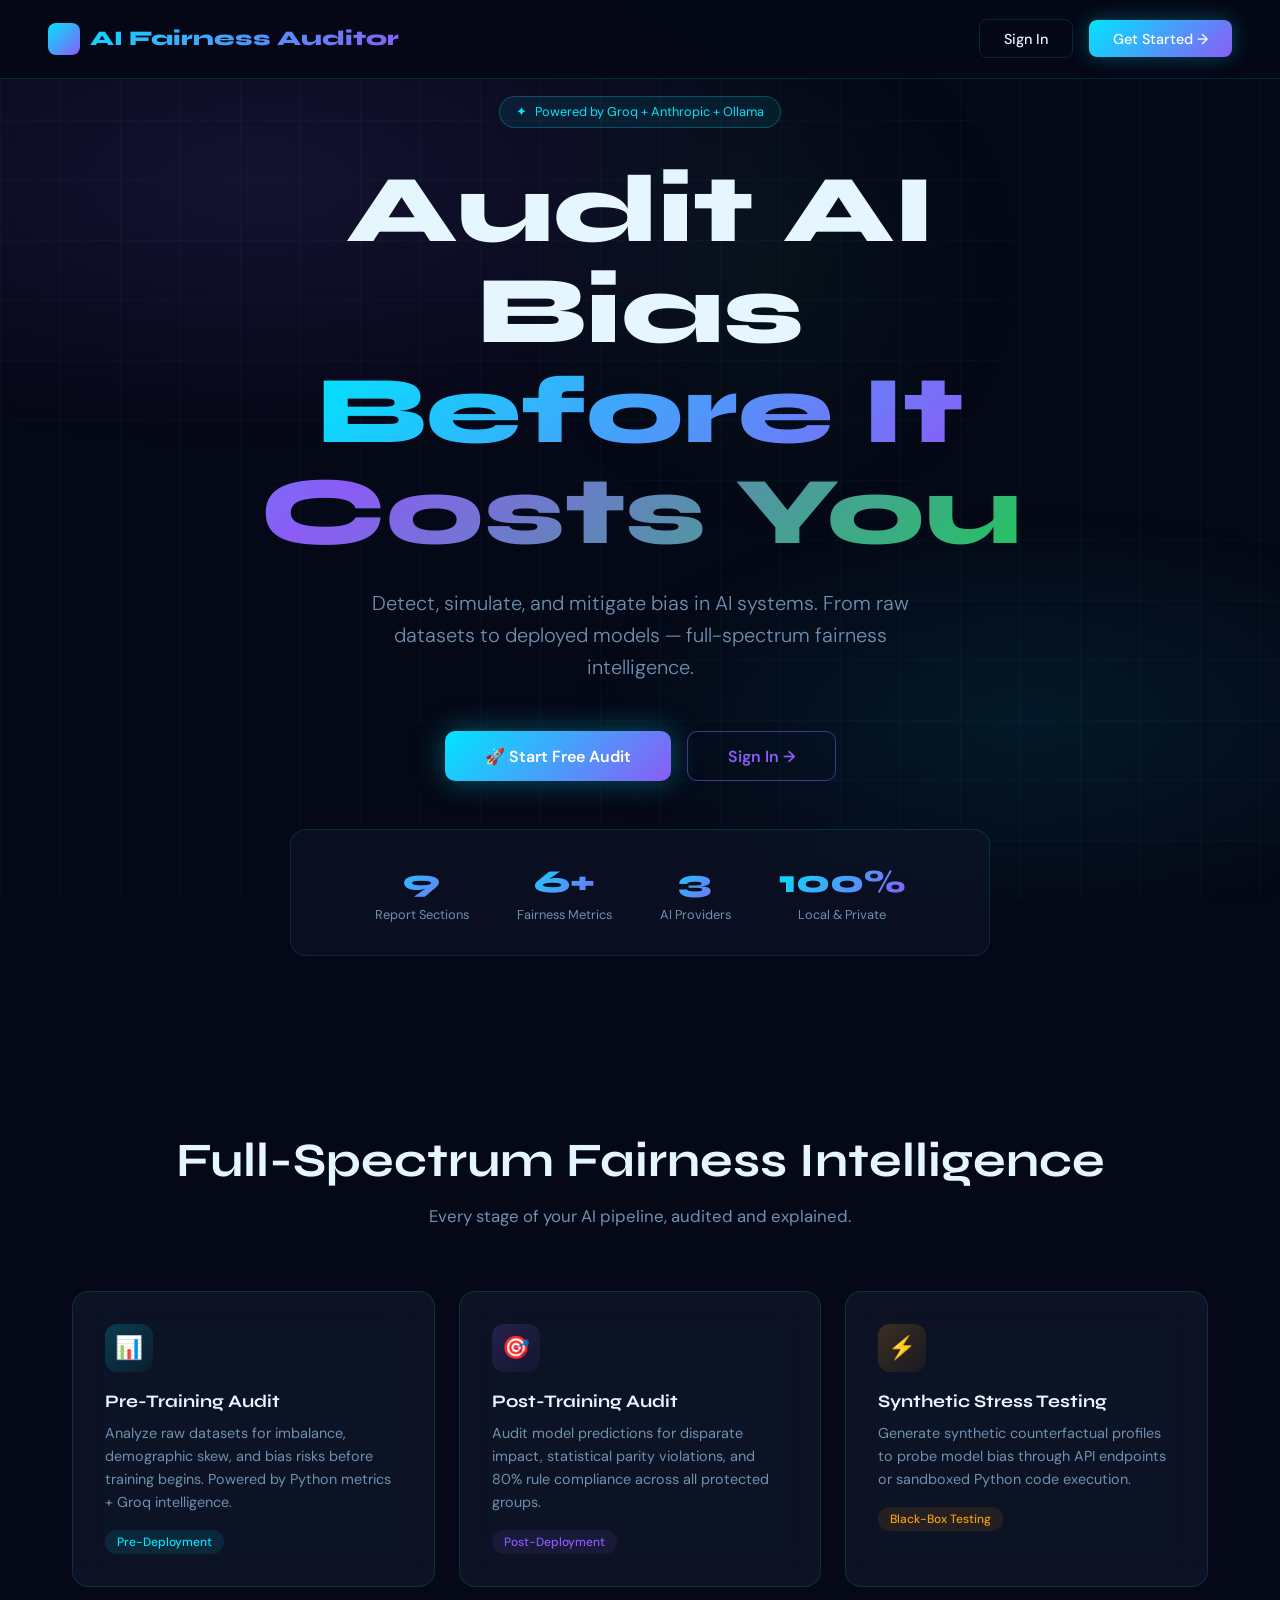
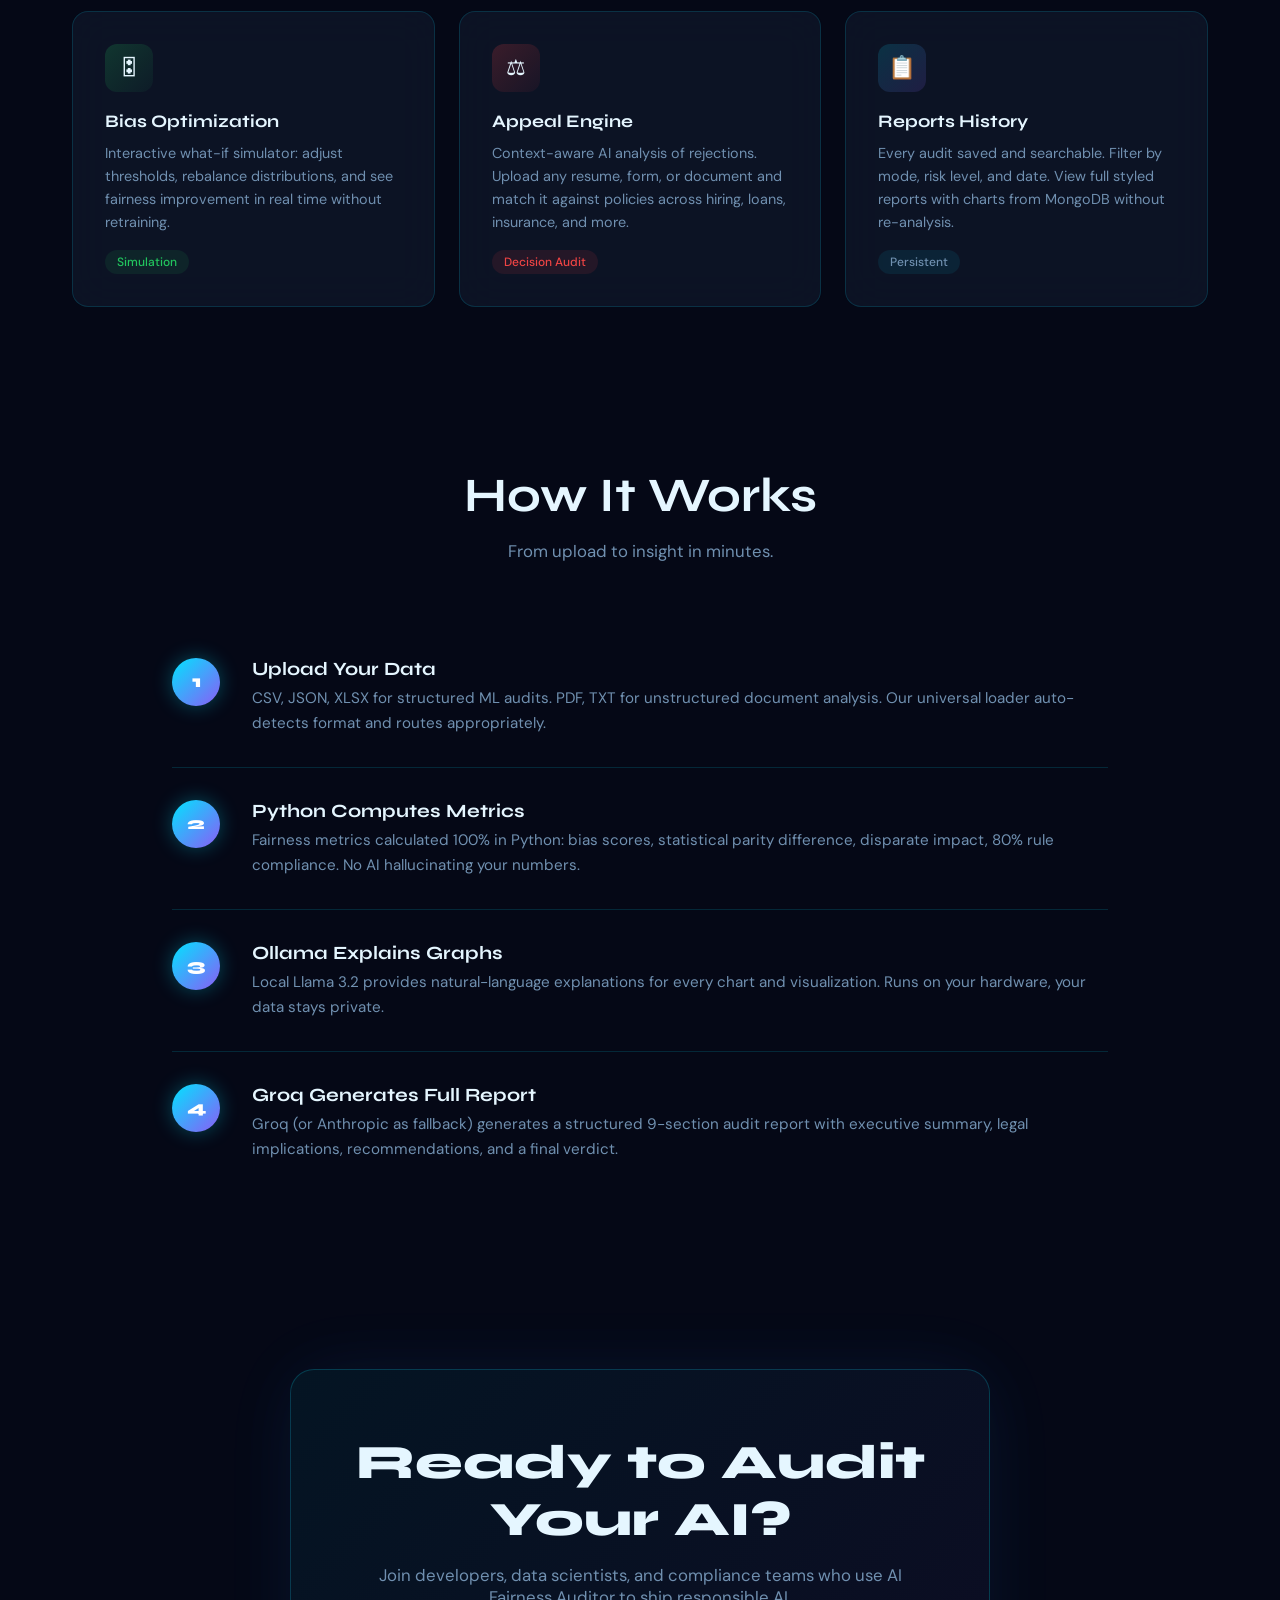
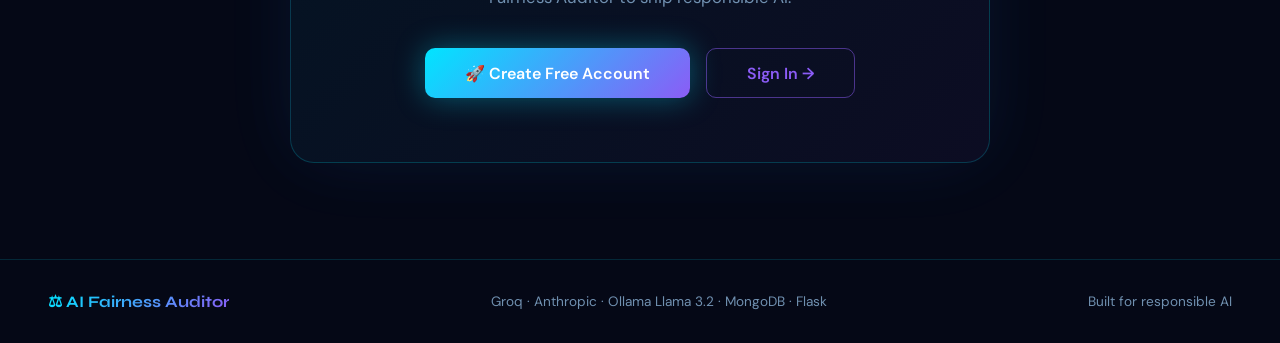
<file: templates/index.html>
<!DOCTYPE html>
<html lang="en">
<head>
<meta charset="UTF-8">
<meta name="viewport" content="width=device-width, initial-scale=1.0">
<title>AI Fairness Auditor — Detect & Mitigate AI Bias</title>
<link rel="preconnect" href="https://fonts.googleapis.com">
<link href="https://fonts.googleapis.com/css2?family=Syne:wght@400;600;700;800&family=DM+Sans:wght@300;400;500&display=swap" rel="stylesheet">
<style>
*{margin:0;padding:0;box-sizing:border-box}
:root{
  --bg:#050816;--bg2:#070b14;--card:rgba(15,23,42,0.75);
  --cyan:#00e5ff;--purple:#8b5cf6;--green:#22c55e;
  --amber:#f59e0b;--red:#ef4444;--text:#e5f6ff;--muted:#7090b0;
  --border:rgba(0,229,255,0.15)
}
html{scroll-behavior:smooth}
body{font-family:'DM Sans',sans-serif;background:var(--bg);color:var(--text);overflow-x:hidden}

/* Animated BG */
.bg-canvas{position:fixed;inset:0;z-index:0;pointer-events:none}
.bg-canvas::before{
  content:'';position:absolute;inset:0;
  background:radial-gradient(ellipse 80% 50% at 20% 20%, rgba(139,92,246,0.12) 0%, transparent 60%),
             radial-gradient(ellipse 60% 40% at 80% 80%, rgba(0,229,255,0.08) 0%, transparent 60%),
             radial-gradient(ellipse 40% 60% at 60% 30%, rgba(34,197,94,0.05) 0%, transparent 50%);
}
.grid-overlay{
  position:absolute;inset:0;
  background-image:linear-gradient(rgba(0,229,255,0.03) 1px,transparent 1px),
                   linear-gradient(90deg,rgba(0,229,255,0.03) 1px,transparent 1px);
  background-size:60px 60px;
  animation:gridShift 20s linear infinite;
}
@keyframes gridShift{0%{background-position:0 0}100%{background-position:60px 60px}}

/* NAV */
nav{
  position:fixed;top:0;left:0;right:0;z-index:100;
  display:flex;align-items:center;justify-content:space-between;
  padding:1.2rem 3rem;
  background:rgba(5,8,22,0.85);backdrop-filter:blur(20px);
  border-bottom:1px solid var(--border);
}
.logo{
  font-family:'Syne',sans-serif;font-weight:800;font-size:1.3rem;
  background:linear-gradient(135deg,var(--cyan),var(--purple));
  -webkit-background-clip:text;-webkit-text-fill-color:transparent;
  background-clip:text;display:flex;align-items:center;gap:.6rem;
}
.logo-icon{
  width:32px;height:32px;background:linear-gradient(135deg,var(--cyan),var(--purple));
  border-radius:8px;display:flex;align-items:center;justify-content:center;font-size:1rem;
}
.nav-links{display:flex;align-items:center;gap:1rem}
.btn{
  padding:.6rem 1.5rem;border-radius:8px;font-family:'DM Sans',sans-serif;
  font-weight:500;font-size:.9rem;cursor:pointer;text-decoration:none;
  transition:all .2s ease;display:inline-flex;align-items:center;gap:.5rem;
}
.btn-ghost{
  background:transparent;border:1px solid var(--border);color:var(--text);
}
.btn-ghost:hover{border-color:var(--cyan);color:var(--cyan);box-shadow:0 0 15px rgba(0,229,255,0.2)}
.btn-primary{
  background:linear-gradient(135deg,var(--cyan),var(--purple));
  border:none;color:#fff;box-shadow:0 0 20px rgba(0,229,255,0.3);
}
.btn-primary:hover{transform:translateY(-1px);box-shadow:0 0 30px rgba(0,229,255,0.5)}

/* HERO */
main{position:relative;z-index:1}
.hero{
  min-height:100vh;display:flex;align-items:center;justify-content:center;
  text-align:center;padding:6rem 2rem 4rem;
}
.hero-inner{max-width:900px;animation:fadeUp .8s ease both}
@keyframes fadeUp{from{opacity:0;transform:translateY(30px)}to{opacity:1;transform:translateY(0)}}

.badge{
  display:inline-flex;align-items:center;gap:.5rem;
  padding:.4rem 1rem;border-radius:100px;
  background:rgba(0,229,255,0.08);border:1px solid rgba(0,229,255,0.25);
  font-size:.8rem;color:var(--cyan);margin-bottom:2rem;
  animation:pulseGlow 3s ease-in-out infinite;
}
@keyframes pulseGlow{0%,100%{box-shadow:0 0 10px rgba(0,229,255,0.2)}50%{box-shadow:0 0 25px rgba(0,229,255,0.4)}}

.hero h1{
  font-family:'Syne',sans-serif;font-weight:800;
  font-size:clamp(3rem,8vw,6rem);line-height:1.05;
  margin-bottom:1.5rem;
}
.hero h1 span{
  background:linear-gradient(135deg,var(--cyan) 0%,var(--purple) 50%,var(--green) 100%);
  -webkit-background-clip:text;-webkit-text-fill-color:transparent;background-clip:text;
}
.hero-sub{
  font-size:1.25rem;color:var(--muted);max-width:600px;margin:0 auto 3rem;
  line-height:1.6;font-weight:300;
}
.hero-cta{display:flex;gap:1rem;justify-content:center;flex-wrap:wrap}
.btn-hero{
  padding:.85rem 2.5rem;border-radius:10px;font-size:1rem;font-weight:600;
  font-family:'DM Sans',sans-serif;cursor:pointer;text-decoration:none;
  transition:all .25s ease;display:inline-flex;align-items:center;gap:.6rem;
}
.btn-cta-primary{
  background:linear-gradient(135deg,var(--cyan),var(--purple));
  border:none;color:#fff;box-shadow:0 0 30px rgba(0,229,255,0.35);
}
.btn-cta-primary:hover{transform:translateY(-2px);box-shadow:0 0 50px rgba(0,229,255,0.6)}
.btn-cta-secondary{
  background:transparent;border:1px solid rgba(139,92,246,0.5);
  color:var(--purple);
}
.btn-cta-secondary:hover{border-color:var(--purple);background:rgba(139,92,246,0.1);transform:translateY(-2px)}

/* METRICS STRIP */
.metrics-strip{
  display:flex;justify-content:center;gap:3rem;flex-wrap:wrap;
  padding:2rem;margin:2rem auto;border-radius:16px;
  background:rgba(15,23,42,0.5);border:1px solid var(--border);
  max-width:700px;backdrop-filter:blur(10px);
}
.metric-item{text-align:center}
.metric-value{
  font-family:'Syne',sans-serif;font-weight:800;font-size:2rem;
  background:linear-gradient(135deg,var(--cyan),var(--purple));
  -webkit-background-clip:text;-webkit-text-fill-color:transparent;background-clip:text;
}
.metric-label{font-size:.8rem;color:var(--muted);margin-top:.3rem}

/* FEATURES */
.features{padding:5rem 2rem;max-width:1200px;margin:0 auto}
.section-header{text-align:center;margin-bottom:4rem}
.section-header h2{
  font-family:'Syne',sans-serif;font-weight:700;font-size:clamp(2rem,4vw,3rem);
  margin-bottom:1rem;
}
.section-header p{color:var(--muted);font-size:1.05rem;max-width:500px;margin:0 auto}

.features-grid{
  display:grid;grid-template-columns:repeat(auto-fit,minmax(320px,1fr));gap:1.5rem;
}
.feature-card{
  padding:2rem;border-radius:16px;
  background:var(--card);
  border:1px solid var(--border);
  backdrop-filter:blur(20px);
  transition:all .3s ease;position:relative;overflow:hidden;
  cursor:pointer;
}
.feature-card::before{
  content:'';position:absolute;inset:0;opacity:0;transition:.3s;
  background:linear-gradient(135deg,rgba(0,229,255,0.05) 0%,rgba(139,92,246,0.05) 100%);
}
.feature-card:hover{transform:translateY(-4px);border-color:rgba(0,229,255,0.3);box-shadow:0 20px 40px rgba(0,0,0,0.4),0 0 30px rgba(0,229,255,0.1)}
.feature-card:hover::before{opacity:1}
.feature-icon{
  width:48px;height:48px;border-radius:12px;display:flex;align-items:center;
  justify-content:center;font-size:1.4rem;margin-bottom:1.2rem;
}
.feature-card h3{font-family:'Syne',sans-serif;font-size:1.1rem;font-weight:700;margin-bottom:.6rem}
.feature-card p{color:var(--muted);font-size:.9rem;line-height:1.6}
.feature-tag{
  display:inline-block;margin-top:1rem;padding:.25rem .75rem;border-radius:100px;
  font-size:.75rem;font-weight:500;
}

/* HOW IT WORKS */
.how-it-works{padding:5rem 2rem;max-width:1000px;margin:0 auto}
.steps{display:flex;flex-direction:column;gap:0}
.step{
  display:flex;align-items:flex-start;gap:2rem;padding:2rem 0;
  border-bottom:1px solid var(--border);position:relative;
}
.step:last-child{border-bottom:none}
.step-num{
  flex-shrink:0;width:48px;height:48px;border-radius:50%;
  background:linear-gradient(135deg,var(--cyan),var(--purple));
  display:flex;align-items:center;justify-content:center;
  font-family:'Syne',sans-serif;font-weight:800;font-size:1.1rem;color:#fff;
  box-shadow:0 0 20px rgba(0,229,255,0.3);
}
.step-content h3{font-family:'Syne',sans-serif;font-weight:700;margin-bottom:.4rem}
.step-content p{color:var(--muted);font-size:.95rem;line-height:1.6}

/* CTA SECTION */
.cta-section{
  padding:6rem 2rem;text-align:center;
}
.cta-inner{
  max-width:700px;margin:0 auto;
  padding:4rem;border-radius:24px;
  background:linear-gradient(135deg,rgba(0,229,255,0.06) 0%,rgba(139,92,246,0.06) 100%);
  border:1px solid rgba(0,229,255,0.2);
  box-shadow:0 0 80px rgba(0,229,255,0.05),0 0 80px rgba(139,92,246,0.05);
}
.cta-inner h2{font-family:'Syne',sans-serif;font-weight:800;font-size:clamp(2rem,4vw,3rem);margin-bottom:1rem}
.cta-inner p{color:var(--muted);margin-bottom:2.5rem;font-size:1.05rem}

/* FOOTER */
footer{
  border-top:1px solid var(--border);
  padding:2rem 3rem;
  display:flex;align-items:center;justify-content:space-between;flex-wrap:wrap;gap:1rem;
  color:var(--muted);font-size:.85rem;position:relative;z-index:1;
}
footer .logo-sm{
  font-family:'Syne',sans-serif;font-weight:700;font-size:1rem;
  background:linear-gradient(135deg,var(--cyan),var(--purple));
  -webkit-background-clip:text;-webkit-text-fill-color:transparent;background-clip:text;
}
</style>
</head>
<body>
<div class="bg-canvas"><div class="grid-overlay"></div></div>

<nav>
  <div class="logo">
    <div class="logo-icon">⚖</div>
    AI Fairness Auditor
  </div>
  <div class="nav-links">
    <a href="/login" class="btn btn-ghost">Sign In</a>
    <a href="/register" class="btn btn-primary">Get Started →</a>
  </div>
</nav>

<main>
  <section class="hero">
    <div class="hero-inner">
      <div class="badge">
        <span>✦</span> Powered by Groq + Anthropic + Ollama
      </div>
      <h1>Audit AI Bias<br><span>Before It Costs You</span></h1>
      <p class="hero-sub">Detect, simulate, and mitigate bias in AI systems. From raw datasets to deployed models — full-spectrum fairness intelligence.</p>
      <div class="hero-cta">
        <a href="/register" class="btn-hero btn-cta-primary">🚀 Start Free Audit</a>
        <a href="/login" class="btn-hero btn-cta-secondary">Sign In →</a>
      </div>

      <div class="metrics-strip" style="margin-top:3rem">
        <div class="metric-item">
          <div class="metric-value">9</div>
          <div class="metric-label">Report Sections</div>
        </div>
        <div class="metric-item">
          <div class="metric-value">6+</div>
          <div class="metric-label">Fairness Metrics</div>
        </div>
        <div class="metric-item">
          <div class="metric-value">3</div>
          <div class="metric-label">AI Providers</div>
        </div>
        <div class="metric-item">
          <div class="metric-value">100%</div>
          <div class="metric-label">Local & Private</div>
        </div>
      </div>
    </div>
  </section>

  <section class="features">
    <div class="section-header">
      <h2>Full-Spectrum Fairness Intelligence</h2>
      <p>Every stage of your AI pipeline, audited and explained.</p>
    </div>
    <div class="features-grid">
      <div class="feature-card" onclick="location.href='/register'">
        <div class="feature-icon" style="background:linear-gradient(135deg,rgba(0,229,255,0.2),rgba(0,229,255,0.05))">📊</div>
        <h3>Pre-Training Audit</h3>
        <p>Analyze raw datasets for imbalance, demographic skew, and bias risks before training begins. Powered by Python metrics + Groq intelligence.</p>
        <span class="feature-tag" style="background:rgba(0,229,255,0.1);color:var(--cyan)">Pre-Deployment</span>
      </div>
      <div class="feature-card" onclick="location.href='/register'">
        <div class="feature-icon" style="background:linear-gradient(135deg,rgba(139,92,246,0.2),rgba(139,92,246,0.05))">🎯</div>
        <h3>Post-Training Audit</h3>
        <p>Audit model predictions for disparate impact, statistical parity violations, and 80% rule compliance across all protected groups.</p>
        <span class="feature-tag" style="background:rgba(139,92,246,0.1);color:var(--purple)">Post-Deployment</span>
      </div>
      <div class="feature-card" onclick="location.href='/register'">
        <div class="feature-icon" style="background:linear-gradient(135deg,rgba(245,158,11,0.2),rgba(245,158,11,0.05))">⚡</div>
        <h3>Synthetic Stress Testing</h3>
        <p>Generate synthetic counterfactual profiles to probe model bias through API endpoints or sandboxed Python code execution.</p>
        <span class="feature-tag" style="background:rgba(245,158,11,0.1);color:var(--amber)">Black-Box Testing</span>
      </div>
      <div class="feature-card" onclick="location.href='/register'">
        <div class="feature-icon" style="background:linear-gradient(135deg,rgba(34,197,94,0.2),rgba(34,197,94,0.05))">🎛</div>
        <h3>Bias Optimization</h3>
        <p>Interactive what-if simulator: adjust thresholds, rebalance distributions, and see fairness improvement in real time without retraining.</p>
        <span class="feature-tag" style="background:rgba(34,197,94,0.1);color:var(--green)">Simulation</span>
      </div>
      <div class="feature-card" onclick="location.href='/register'">
        <div class="feature-icon" style="background:linear-gradient(135deg,rgba(239,68,68,0.2),rgba(239,68,68,0.05))">⚖</div>
        <h3>Appeal Engine</h3>
        <p>Context-aware AI analysis of rejections. Upload any resume, form, or document and match it against policies across hiring, loans, insurance, and more.</p>
        <span class="feature-tag" style="background:rgba(239,68,68,0.1);color:var(--red)">Decision Audit</span>
      </div>
      <div class="feature-card" onclick="location.href='/register'">
        <div class="feature-icon" style="background:linear-gradient(135deg,rgba(0,229,255,0.15),rgba(139,92,246,0.15))">📋</div>
        <h3>Reports History</h3>
        <p>Every audit saved and searchable. Filter by mode, risk level, and date. View full styled reports with charts from MongoDB without re-analysis.</p>
        <span class="feature-tag" style="background:rgba(0,229,255,0.08);color:var(--muted)">Persistent</span>
      </div>
    </div>
  </section>

  <section class="how-it-works">
    <div class="section-header">
      <h2>How It Works</h2>
      <p>From upload to insight in minutes.</p>
    </div>
    <div class="steps">
      <div class="step">
        <div class="step-num">1</div>
        <div class="step-content">
          <h3>Upload Your Data</h3>
          <p>CSV, JSON, XLSX for structured ML audits. PDF, TXT for unstructured document analysis. Our universal loader auto-detects format and routes appropriately.</p>
        </div>
      </div>
      <div class="step">
        <div class="step-num">2</div>
        <div class="step-content">
          <h3>Python Computes Metrics</h3>
          <p>Fairness metrics calculated 100% in Python: bias scores, statistical parity difference, disparate impact, 80% rule compliance. No AI hallucinating your numbers.</p>
        </div>
      </div>
      <div class="step">
        <div class="step-num">3</div>
        <div class="step-content">
          <h3>Ollama Explains Graphs</h3>
          <p>Local Llama 3.2 provides natural-language explanations for every chart and visualization. Runs on your hardware, your data stays private.</p>
        </div>
      </div>
      <div class="step">
        <div class="step-num">4</div>
        <div class="step-content">
          <h3>Groq Generates Full Report</h3>
          <p>Groq (or Anthropic as fallback) generates a structured 9-section audit report with executive summary, legal implications, recommendations, and a final verdict.</p>
        </div>
      </div>
    </div>
  </section>

  <section class="cta-section">
    <div class="cta-inner">
      <h2>Ready to Audit Your AI?</h2>
      <p>Join developers, data scientists, and compliance teams who use AI Fairness Auditor to ship responsible AI.</p>
      <div style="display:flex;gap:1rem;justify-content:center;flex-wrap:wrap">
        <a href="/register" class="btn-hero btn-cta-primary">🚀 Create Free Account</a>
        <a href="/login" class="btn-hero btn-cta-secondary">Sign In →</a>
      </div>
    </div>
  </section>
</main>

<footer>
  <div class="logo-sm">⚖ AI Fairness Auditor</div>
  <div>Groq · Anthropic · Ollama Llama 3.2 · MongoDB · Flask</div>
  <div>Built for responsible AI</div>
</footer>
</body>
</html>
</file>
